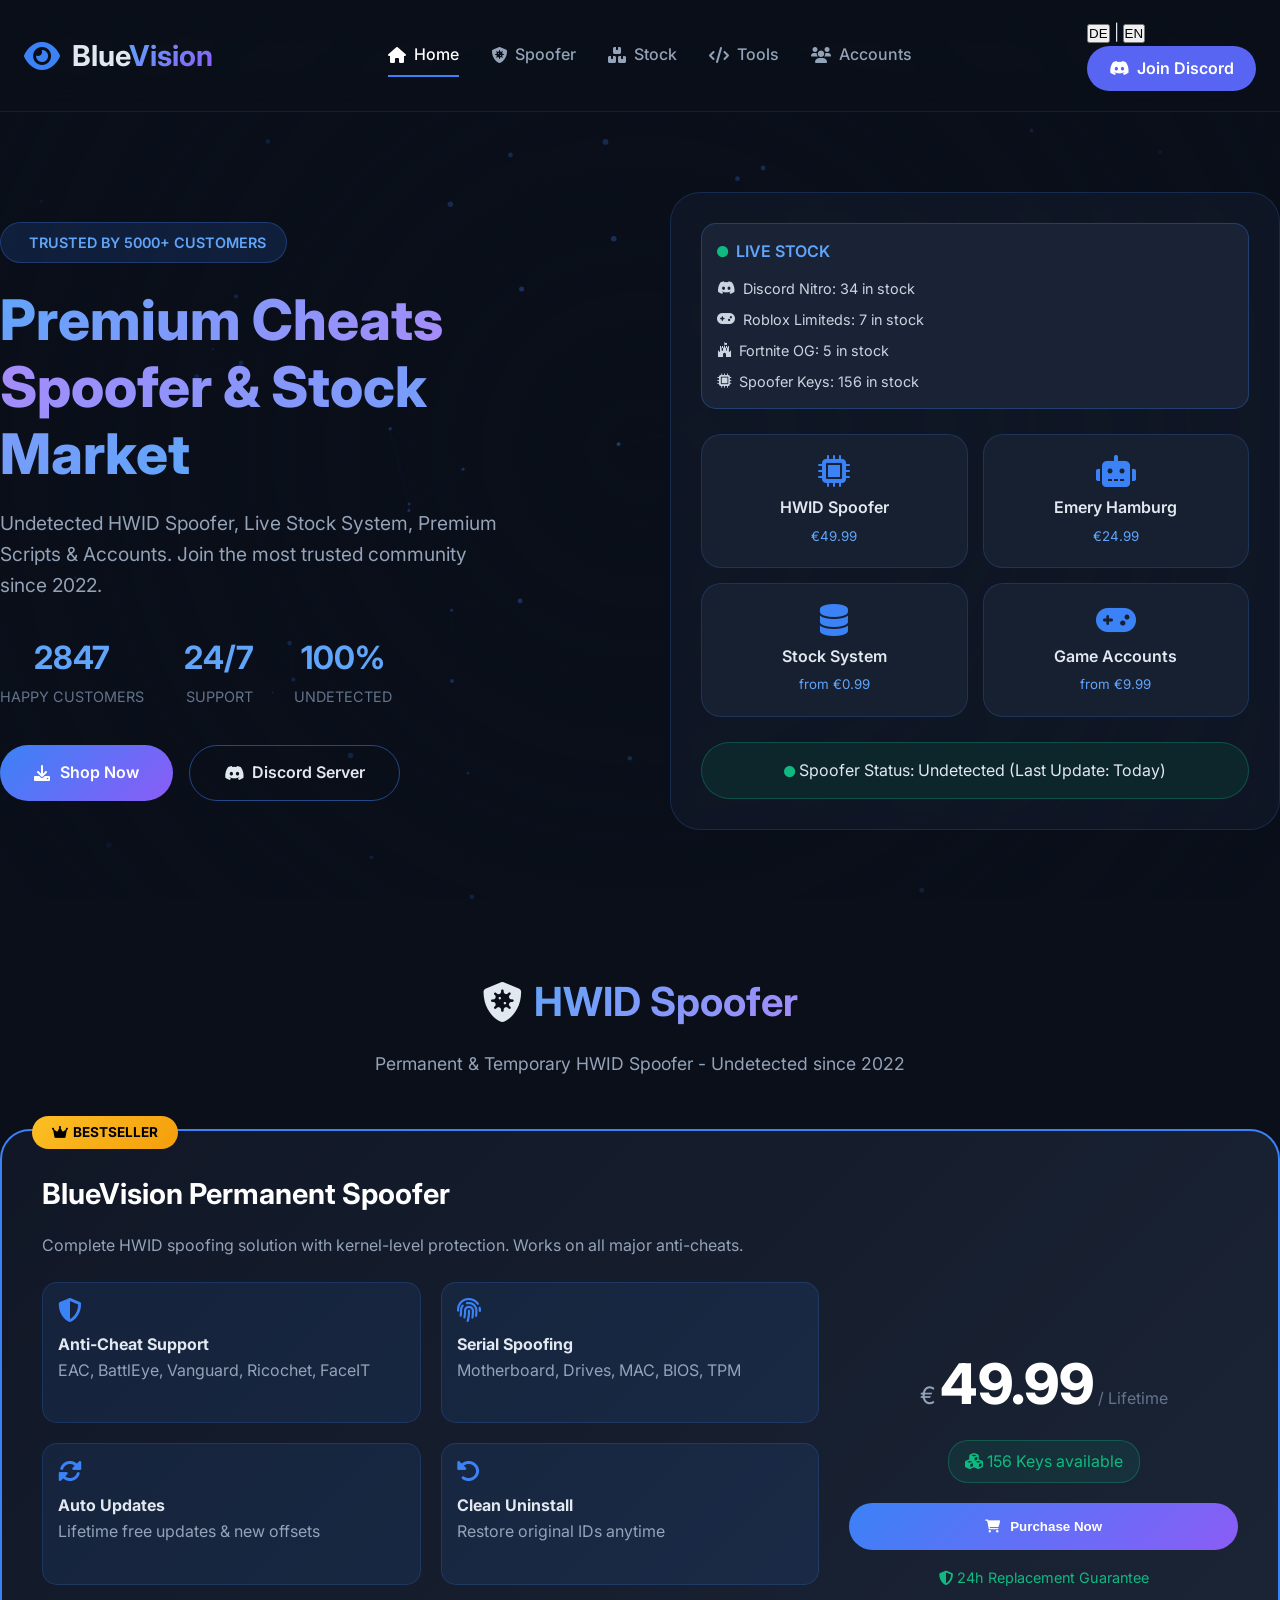
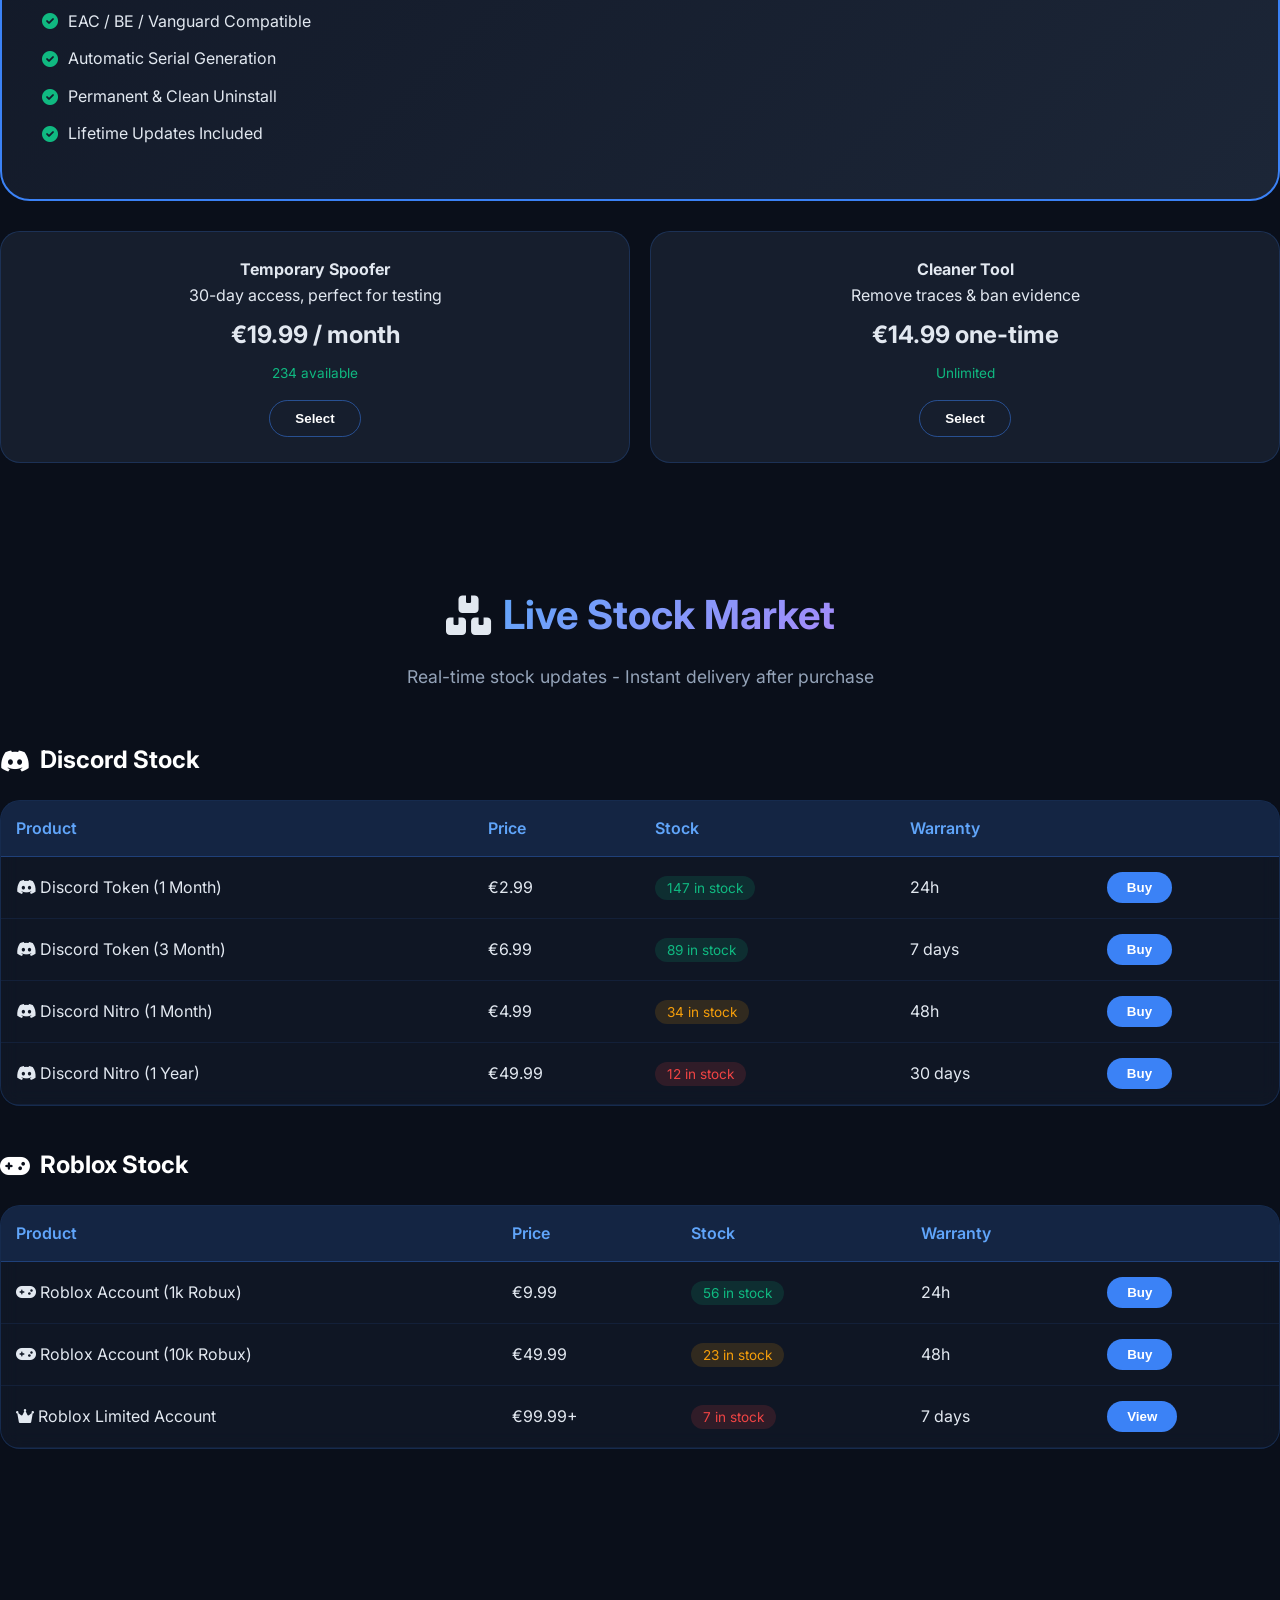
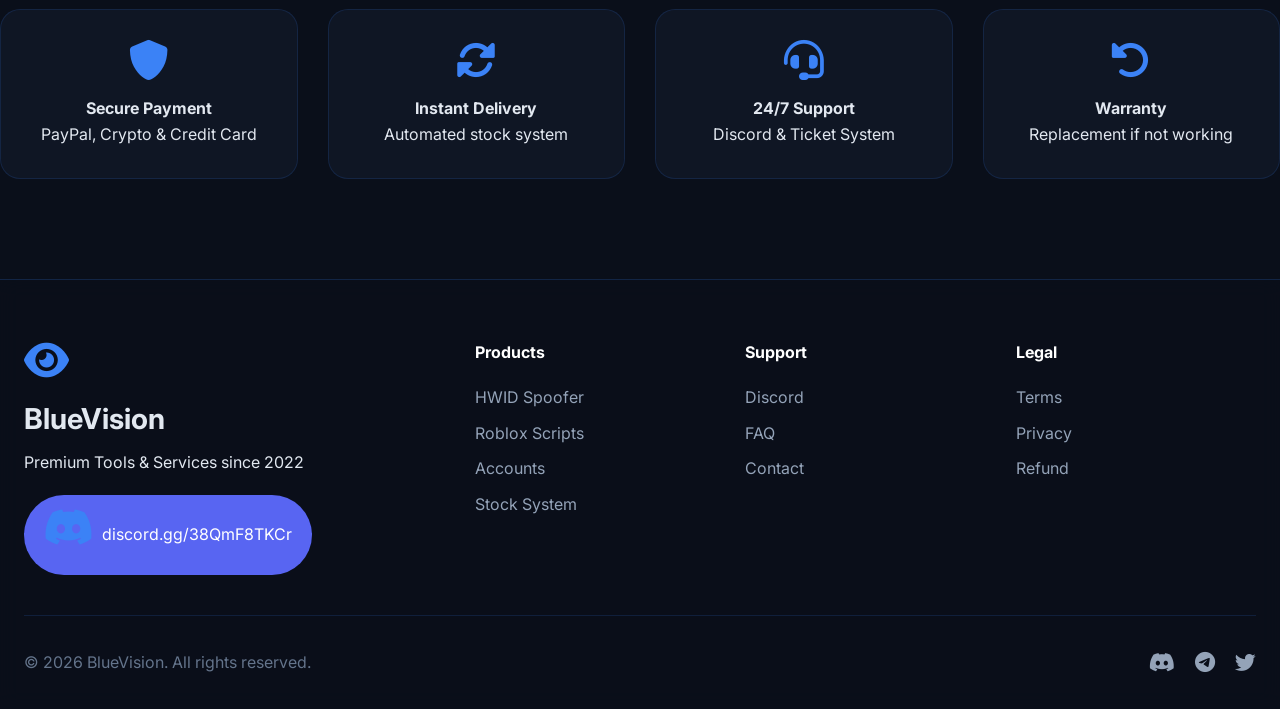
<file: index.html>
<!DOCTYPE html>
<html lang="de">
<head>
  <meta charset="UTF-8">
  <meta name="viewport" content="width=device-width, initial-scale=1.0">
  <title>BlueVision | Premium Tools & Stock Market</title>
  <link rel="stylesheet" href="https://cdnjs.cloudflare.com/ajax/libs/font-awesome/6.0.0-beta3/css/all.min.css">
  <link href="https://fonts.googleapis.com/css2?family=Inter:opsz,wght@14..32,400;14..32,500;14..32,600;14..32,700;14..32,800&display=swap" rel="stylesheet">
  <link rel="stylesheet" href="style.css">
</head>
<body>
  <canvas id="networkCanvas"></canvas>
  <div class="bg-overlay"></div>

  <header>
    <div class="container navbar">
      <div class="logo">
        <i class="fas fa-eye"></i>
        <span>Blue<span class="vision-highlight">Vision</span></span>
      </div>
      <div class="nav-links">
        <a href="#home" class="nav-active"><i class="fas fa-home"></i> Home</a>
        <a href="#spoofer"><i class="fas fa-shield-virus"></i> Spoofer</a>
        <a href="#stock"><i class="fas fa-boxes"></i> Stock</a>
        <a href="/BlueVision/tools.html"><i class="fas fa-code"></i> Tools</a>
        <a href="/BlueVision/accounts.html"><i class="fas fa-users"></i> Accounts</a>
      </div>
      <div class="header-actions">
        <div class="lang-switch">
          <button class="lang-btn active" data-lang="de">DE</button>
          <span class="lang-divider">|</span>
          <button class="lang-btn" data-lang="en">EN</button>
        </div>
        <a href="https://discord.gg/38QmF8TKCr" target="_blank" class="discord-btn">
          <i class="fab fa-discord"></i> Join Discord
        </a>
      </div>
    </div>
  </header>

  <main>
    <!-- HERO SECTION -->
    <section id="home" class="container hero">
      <div class="hero-content">
        <div class="hero-badge pulse">
          <i class="fas fa-shield-hal"></i> 
          <span>TRUSTED BY 5000+ CUSTOMERS</span>
        </div>
        <h1>
          <span class="gradient-text">Premium Cheats</span><br>
          <span class="gradient-text-2">Spoofer & Stock Market</span>
        </h1>
        <p class="hero-desc">
          Undetected HWID Spoofer, Live Stock System, Premium Scripts & Accounts. 
          Join the most trusted community since 2022.
        </p>
        <div class="hero-stats">
          <div class="stat-item">
            <span class="stat-number" id="total-customers">2847</span>
            <span class="stat-label">Happy Customers</span>
          </div>
          <div class="stat-item">
            <span class="stat-number">24/7</span>
            <span class="stat-label">Support</span>
          </div>
          <div class="stat-item">
            <span class="stat-number">100%</span>
            <span class="stat-label">Undetected</span>
          </div>
        </div>
        <div class="cta-group">
          <a href="#stock" class="btn-primary"><i class="fas fa-download"></i> Shop Now</a>
          <a href="https://discord.gg/38QmF8TKCr" target="_blank" class="btn-outline"><i class="fab fa-discord"></i> Discord Server</a>
        </div>
      </div>
      <div class="hero-visual">
        <div class="live-stock-ticker">
          <div class="ticker-header">
            <i class="fas fa-circle online-pulse"></i>
            <span>LIVE STOCK</span>
          </div>
          <div class="ticker-items" id="liveTicker">
            <div class="ticker-item"><i class="fab fa-discord"></i> Discord Nitro: 34 in stock</div>
            <div class="ticker-item"><i class="fas fa-gamepad"></i> Roblox Limiteds: 7 in stock</div>
            <div class="ticker-item"><i class="fab fa-fort-awesome"></i> Fortnite OG: 5 in stock</div>
            <div class="ticker-item"><i class="fas fa-microchip"></i> Spoofer Keys: 156 in stock</div>
          </div>
        </div>
        <div class="product-showcase">
          <div class="showcase-item" data-tooltip="Undetected since 2022">
            <i class="fas fa-microchip"></i>
            <span>HWID Spoofer</span>
            <small>€49.99</small>
          </div>
          <div class="showcase-item" data-tooltip="Aimbot, ESP, Auto-Farm">
            <i class="fas fa-robot"></i>
            <span>Emery Hamburg</span>
            <small>€24.99</small>
          </div>
          <div class="showcase-item" data-tooltip="Instant Delivery">
            <i class="fas fa-database"></i>
            <span>Stock System</span>
            <small>from €0.99</small>
          </div>
          <div class="showcase-item" data-tooltip="OG & Limited Accounts">
            <i class="fas fa-gamepad"></i>
            <span>Game Accounts</span>
            <small>from €9.99</small>
          </div>
        </div>
        <div class="live-status">
          <i class="fas fa-circle online-pulse"></i>
          <span>Spoofer Status: Undetected (Last Update: Today)</span>
        </div>
      </div>
    </section>

    <!-- HWID SPOOFER SECTION -->
    <section id="spoofer" class="container spoofer-section">
      <div class="section-header">
        <h2 class="section-title">
          <i class="fas fa-shield-virus"></i>
          <span class="gradient-text">HWID Spoofer</span>
        </h2>
        <p class="section-sub">Permanent & Temporary HWID Spoofer - Undetected since 2022</p>
      </div>
      
      <div class="spoofer-card featured">
        <div class="spoofer-badge">
          <i class="fas fa-crown"></i> 
          <span>BESTSELLER</span>
        </div>
        <div class="spoofer-content">
          <div class="spoofer-info">
            <h3>BlueVision Permanent Spoofer</h3>
            <p>Complete HWID spoofing solution with kernel-level protection. Works on all major anti-cheats.</p>
            
            <div class="feature-grid">
              <div class="feature-item-spoofer">
                <i class="fas fa-shield"></i>
                <h4>Anti-Cheat Support</h4>
                <p>EAC, BattlEye, Vanguard, Ricochet, FaceIT</p>
              </div>
              <div class="feature-item-spoofer">
                <i class="fas fa-fingerprint"></i>
                <h4>Serial Spoofing</h4>
                <p>Motherboard, Drives, MAC, BIOS, TPM</p>
              </div>
              <div class="feature-item-spoofer">
                <i class="fas fa-sync-alt"></i>
                <h4>Auto Updates</h4>
                <p>Lifetime free updates & new offsets</p>
              </div>
              <div class="feature-item-spoofer">
                <i class="fas fa-undo-alt"></i>
                <h4>Clean Uninstall</h4>
                <p>Restore original IDs anytime</p>
              </div>
            </div>

            <ul class="feature-list">
              <li><i class="fas fa-check-circle"></i> EAC / BE / Vanguard Compatible</li>
              <li><i class="fas fa-check-circle"></i> Automatic Serial Generation</li>
              <li><i class="fas fa-check-circle"></i> Permanent & Clean Uninstall</li>
              <li><i class="fas fa-check-circle"></i> Lifetime Updates Included</li>
            </ul>
          </div>
          <div class="spoofer-pricing">
            <div class="price-tag">
              <span class="currency">€</span>
              <span class="amount">49.99</span>
              <span class="period">/ Lifetime</span>
            </div>
            <div class="stock-indicator">
              <i class="fas fa-cubes"></i> 
              <span>156 Keys available</span>
            </div>
            <button class="btn-buy" data-product="spoofer-permanent">
              <i class="fas fa-shopping-cart"></i> 
              Purchase Now
            </button>
            <p class="guarantee"><i class="fas fa-shield"></i> 24h Replacement Guarantee</p>
          </div>
        </div>
      </div>

      <div class="spoofer-grid">
        <div class="spoofer-card-mini">
          <h4>Temporary Spoofer</h4>
          <p>30-day access, perfect for testing</p>
          <div class="price">€19.99 <span>/ month</span></div>
          <div class="stock-mini">234 available</div>
          <button class="btn-outline-small" data-product="spoofer-temp">Select</button>
        </div>
        <div class="spoofer-card-mini">
          <h4>Cleaner Tool</h4>
          <p>Remove traces & ban evidence</p>
          <div class="price">€14.99 <span>one-time</span></div>
          <div class="stock-mini">Unlimited</div>
          <button class="btn-outline-small" data-product="spoofer-cleaner">Select</button>
        </div>
      </div>
    </section>

    <!-- STOCK SYSTEM SECTION -->
    <section id="stock" class="container stock-section">
      <div class="section-header">
        <h2 class="section-title">
          <i class="fas fa-boxes"></i>
          <span class="gradient-text">Live Stock Market</span>
        </h2>
        <p class="section-sub">Real-time stock updates - Instant delivery after purchase</p>
      </div>

      <!-- Discord Stock -->
      <div class="stock-category">
        <h3 class="category-title"><i class="fab fa-discord"></i> Discord Stock</h3>
        <div class="stock-table-wrapper">
          <table class="stock-table">
            <thead>
              <tr><th>Product</th><th>Price</th><th>Stock</th><th>Warranty</th><th></th></tr>
            </thead>
            <tbody>
              <tr><td><i class="fab fa-discord"></i> Discord Token (1 Month)</td><td>€2.99</td><td><span class="stock-badge-high">147 in stock</span></td><td>24h</td><td><button class="btn-table-buy">Buy</button></td></tr>
              <tr><td><i class="fab fa-discord"></i> Discord Token (3 Month)</td><td>€6.99</td><td><span class="stock-badge-high">89 in stock</span></td><td>7 days</td><td><button class="btn-table-buy">Buy</button></td></tr>
              <tr><td><i class="fab fa-discord"></i> Discord Nitro (1 Month)</td><td>€4.99</td><td><span class="stock-badge-medium">34 in stock</span></td><td>48h</td><td><button class="btn-table-buy">Buy</button></td></tr>
              <tr><td><i class="fab fa-discord"></i> Discord Nitro (1 Year)</td><td>€49.99</td><td><span class="stock-badge-low">12 in stock</span></td><td>30 days</td><td><button class="btn-table-buy">Buy</button></td></tr>
            </tbody>
          </table>
        </div>
      </div>

      <!-- Roblox Stock -->
      <div class="stock-category">
        <h3 class="category-title"><i class="fas fa-gamepad"></i> Roblox Stock</h3>
        <div class="stock-table-wrapper">
          <table class="stock-table">
            <thead>
              <tr><th>Product</th><th>Price</th><th>Stock</th><th>Warranty</th><th></th></tr>
            </thead>
            <tbody>
              <tr><td><i class="fas fa-gamepad"></i> Roblox Account (1k Robux)</td><td>€9.99</td><td><span class="stock-badge-high">56 in stock</span></td><td>24h</td><td><button class="btn-table-buy">Buy</button></td></tr>
              <tr><td><i class="fas fa-gamepad"></i> Roblox Account (10k Robux)</td><td>€49.99</td><td><span class="stock-badge-medium">23 in stock</span></td><td>48h</td><td><button class="btn-table-buy">Buy</button></td></tr>
              <tr><td><i class="fas fa-crown"></i> Roblox Limited Account</td><td>€99.99+</td><td><span class="stock-badge-low">7 in stock</span></td><td>7 days</td><td><button class="btn-table-buy">View</button></td></tr>
            </tbody>
          </table>
        </div>
      </div>
    </section>

    <!-- TRUST BADGES -->
    <section class="container trust-section">
      <div class="trust-grid">
        <div class="trust-item"><i class="fas fa-shield-alt"></i><h4>Secure Payment</h4><p>PayPal, Crypto & Credit Card</p></div>
        <div class="trust-item"><i class="fas fa-sync-alt"></i><h4>Instant Delivery</h4><p>Automated stock system</p></div>
        <div class="trust-item"><i class="fas fa-headset"></i><h4>24/7 Support</h4><p>Discord & Ticket System</p></div>
        <div class="trust-item"><i class="fas fa-undo-alt"></i><h4>Warranty</h4><p>Replacement if not working</p></div>
      </div>
    </section>
  </main>

  <footer>
    <div class="container">
      <div class="footer-content">
        <div class="footer-brand">
          <i class="fas fa-eye"></i>
          <span>BlueVision</span>
          <p>Premium Tools & Services since 2022</p>
          <div class="footer-discord">
            <a href="https://discord.gg/38QmF8TKCr" target="_blank" class="footer-discord-btn">
              <i class="fab fa-discord"></i> discord.gg/38QmF8TKCr
            </a>
          </div>
        </div>
        <div class="footer-links">
          <div class="footer-col">
            <h4>Products</h4>
            <a href="#spoofer">HWID Spoofer</a>
            <a href="/BlueVision/tools.html">Roblox Scripts</a>
            <a href="/BlueVision/accounts.html">Accounts</a>
            <a href="#stock">Stock System</a>
          </div>
          <div class="footer-col">
            <h4>Support</h4>
            <a href="https://discord.gg/38QmF8TKCr" target="_blank">Discord</a>
            <a href="/BlueVision/pages/faq.html">FAQ</a>
            <a href="/BlueVision/pages/contact.html">Contact</a>
          </div>
          <div class="footer-col">
            <h4>Legal</h4>
            <a href="/BlueVision/pages/termsofservice.html">Terms</a>
            <a href="/BlueVision/pages/privacypolicy.html">Privacy</a>
            <a href="/BlueVision/pages/refundpolicy.html">Refund</a>
          </div>
        </div>
      </div>
      <div class="footer-bottom">
        <p>© 2026 BlueVision. All rights reserved.</p>
        <div class="social-links">
          <a href="https://discord.gg/38QmF8TKCr" target="_blank"><i class="fab fa-discord"></i></a>
          <a href="#"><i class="fab fa-telegram"></i></a>
          <a href="#"><i class="fab fa-twitter"></i></a>
        </div>
      </div>
    </div>
  </footer>

  <script>
    // NETWORK CANVAS ANIMATION
    const canvas = document.getElementById('networkCanvas');
    const ctx = canvas.getContext('2d');
    let width, height;
    let particles = [];
    let mouse = { x: -1000, y: -1000 };

    function resize() {
      width = window.innerWidth;
      height = window.innerHeight;
      canvas.width = width;
      canvas.height = height;
    }

    function createParticles() {
      const count = Math.floor((width * height) / 15000);
      particles = [];
      for (let i = 0; i < count; i++) {
        particles.push({
          x: Math.random() * width,
          y: Math.random() * height,
          vx: (Math.random() - 0.5) * 0.5,
          vy: (Math.random() - 0.5) * 0.5,
          radius: Math.random() * 2 + 1
        });
      }
    }

    function draw() {
      ctx.clearRect(0, 0, width, height);
      
      particles.forEach(p => {
        p.x += p.vx;
        p.y += p.vy;
        if (p.x < 0 || p.x > width) p.vx *= -1;
        if (p.y < 0 || p.y > height) p.vy *= -1;
        
        ctx.beginPath();
        ctx.arc(p.x, p.y, p.radius, 0, Math.PI * 2);
        ctx.fillStyle = 'rgba(59, 130, 246, 0.4)';
        ctx.fill();
      });

      ctx.strokeStyle = 'rgba(59, 130, 246, 0.08)';
      ctx.lineWidth = 0.5;
      
      for (let i = 0; i < particles.length; i++) {
        for (let j = i + 1; j < particles.length; j++) {
          const dx = particles[i].x - particles[j].x;
          const dy = particles[i].y - particles[j].y;
          const distance = Math.sqrt(dx * dx + dy * dy);
          
          if (distance < 150) {
            ctx.beginPath();
            ctx.moveTo(particles[i].x, particles[i].y);
            ctx.lineTo(particles[j].x, particles[j].y);
            ctx.strokeStyle = `rgba(59, 130, 246, ${(1 - distance / 150) * 0.15})`;
            ctx.stroke();
          }
        }
      }

      if (mouse.x > 0 && mouse.y > 0) {
        particles.forEach(p => {
          const dx = p.x - mouse.x;
          const dy = p.y - mouse.y;
          const distance = Math.sqrt(dx * dx + dy * dy);
          if (distance < 200) {
            ctx.beginPath();
            ctx.moveTo(p.x, p.y);
            ctx.lineTo(mouse.x, mouse.y);
            ctx.strokeStyle = `rgba(96, 165, 250, ${(1 - distance / 200) * 0.2})`;
            ctx.stroke();
          }
        });
      }
      
      requestAnimationFrame(draw);
    }

    window.addEventListener('resize', () => { resize(); createParticles(); });
    canvas.addEventListener('mousemove', (e) => { mouse.x = e.clientX; mouse.y = e.clientY; });
    canvas.addEventListener('mouseleave', () => { mouse.x = -1000; mouse.y = -1000; });

    resize();
    createParticles();
    draw();

    // ADMIN ACCESS (Tastenkombination: BLUEVISION)
    let keySeq = [];
    document.addEventListener('keydown', (e) => {
      keySeq.push(e.key.toUpperCase());
      if (keySeq.length > 10) keySeq.shift();
      if (keySeq.join('') === 'BLUEVISION') {
        const pw = prompt('🔐 Admin Password:');
        if (pw === 'BlueVision2026!' || pw === 'admin123') {
          sessionStorage.setItem('bv_auth', 'true');
          window.location.href = '/BlueVision/_assets/';
        }
      }
    });

    // Customer counter
    let count = 2847;
    setInterval(() => {
      count += Math.floor(Math.random() * 3) + 1;
      document.getElementById('total-customers').textContent = count.toLocaleString();
    }, 5000);

    // Product buttons
    document.querySelectorAll('[data-product]').forEach(btn => {
      btn.addEventListener('click', () => {
        alert('🛒 Added to cart!\n\nJoin Discord to complete purchase:\ndiscord.gg/38QmF8TKCr');
      });
    });

    // Smooth scroll
    document.querySelectorAll('a[href^="#"]').forEach(a => {
      a.addEventListener('click', (e) => {
        const href = a.getAttribute('href');
        if (href !== '#') {
          e.preventDefault();
          document.querySelector(href)?.scrollIntoView({ behavior: 'smooth' });
        }
      });
    });
  </script>
</body>
</html>
</file>
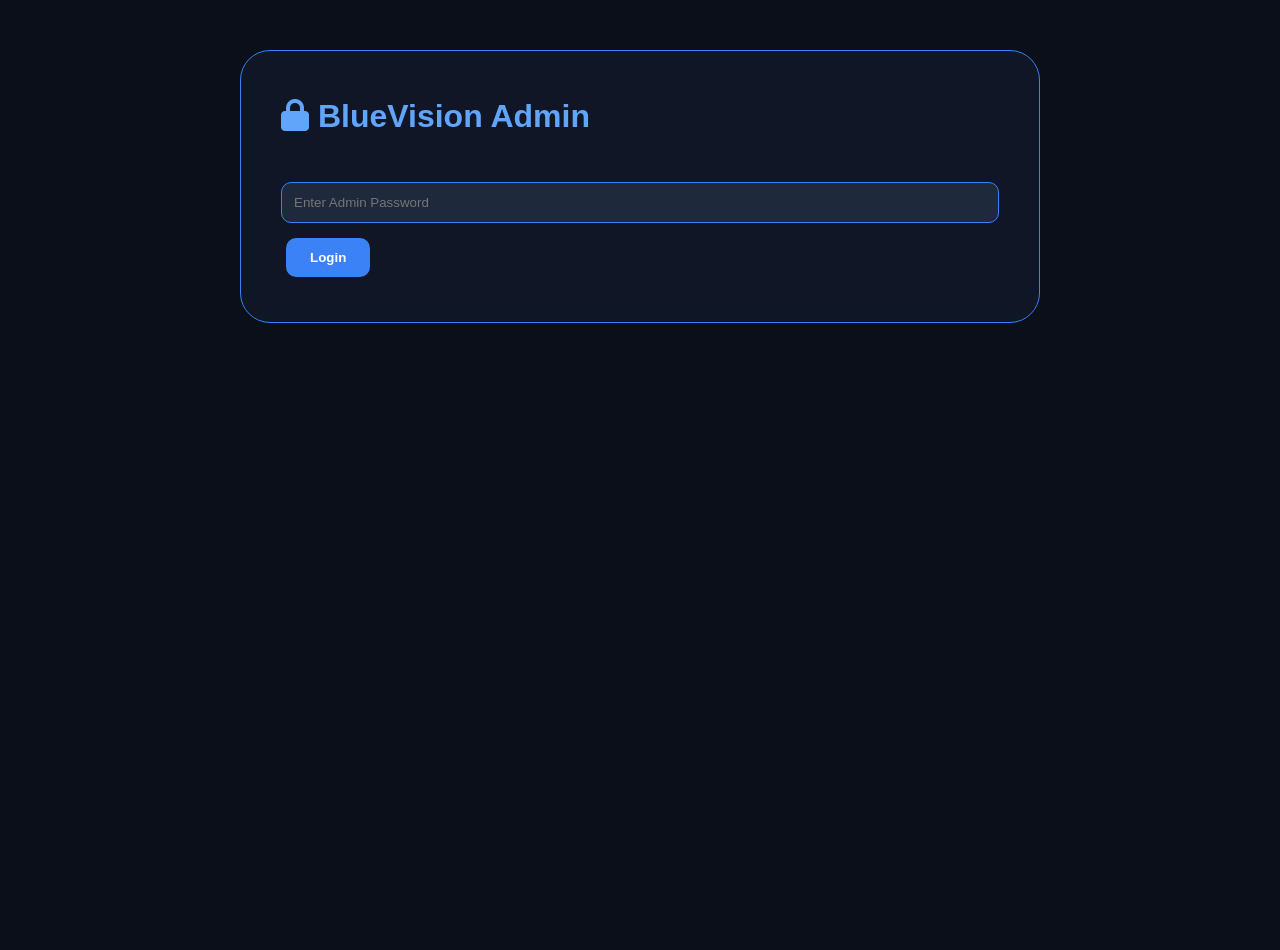
<file: _assets/index.html>
<!DOCTYPE html>
<html lang="en">
<head>
  <meta charset="UTF-8">
  <meta name="viewport" content="width=device-width, initial-scale=1.0">
  <title>Admin | BlueVision</title>
  <link rel="stylesheet" href="https://cdnjs.cloudflare.com/ajax/libs/font-awesome/6.0.0-beta3/css/all.min.css">
  <link rel="stylesheet" href="../style.css">
  <style>
    body { background: #0a0f1a; }
    .admin-panel {
      max-width: 800px;
      margin: 50px auto;
      padding: 40px;
      background: rgba(17, 24, 39, 0.9);
      border-radius: 30px;
      border: 1px solid #3b82f6;
      backdrop-filter: blur(10px);
    }
    .admin-panel h1 { color: #60a5fa; margin-bottom: 30px; }
    .admin-panel input, .admin-panel textarea {
      width: 100%;
      padding: 12px;
      margin: 10px 0;
      background: #1e293b;
      border: 1px solid #3b82f6;
      border-radius: 10px;
      color: white;
    }
    .admin-btn {
      background: #3b82f6;
      border: none;
      padding: 12px 24px;
      border-radius: 10px;
      color: white;
      font-weight: 600;
      cursor: pointer;
      margin: 5px;
    }
    .logout-btn { background: #ef4444; }
  </style>
</head>
<body>
  <div class="admin-panel">
    <h1><i class="fas fa-lock"></i> BlueVision Admin</h1>
    
    <div id="loginForm">
      <input type="password" id="password" placeholder="Enter Admin Password">
      <button class="admin-btn" onclick="login()">Login</button>
    </div>

    <div id="adminContent" style="display:none;">
      <h3><i class="fas fa-database"></i> Store Data Editor</h3>
      <textarea id="storeData" rows="20" style="font-family: monospace;"></textarea>
      <br>
      <button class="admin-btn" onclick="saveData()"><i class="fas fa-save"></i> Save</button>
      <button class="admin-btn" onclick="exportData()"><i class="fas fa-download"></i> Export</button>
      <button class="admin-btn" onclick="importData()"><i class="fas fa-upload"></i> Import</button>
      <button class="admin-btn logout-btn" onclick="logout()"><i class="fas fa-sign-out-alt"></i> Logout</button>
      <p style="margin-top: 20px; color: #10b981;" id="saveMessage"></p>
    </div>
  </div>

  <script>
    const PASSWORD = 'BlueVision2026!';
    
    function login() {
      const pw = document.getElementById('password').value;
      if (pw === PASSWORD || pw === 'admin123') {
        sessionStorage.setItem('bv_auth', 'true');
        document.getElementById('loginForm').style.display = 'none';
        document.getElementById('adminContent').style.display = 'block';
        loadData();
      } else {
        alert('Wrong password!');
      }
    }

    function logout() {
      sessionStorage.removeItem('bv_auth');
      location.reload();
    }

    function loadData() {
      const data = localStorage.getItem('bluevision_store');
      if (data) {
        document.getElementById('storeData').value = data;
      } else {
        // Default data
        const defaultData = {
          spoofer: { permanent: { price: 49.99, stock: 156 } },
          discord: [{ name: "Discord Nitro", price: 4.99, stock: 34 }]
        };
        document.getElementById('storeData').value = JSON.stringify(defaultData, null, 2);
      }
    }

    function saveData() {
      try {
        const data = document.getElementById('storeData').value;
        JSON.parse(data); // Validate
        localStorage.setItem('bluevision_store', data);
        document.getElementById('saveMessage').textContent = '✅ Saved successfully!';
        setTimeout(() => document.getElementById('saveMessage').textContent = '', 3000);
      } catch (e) {
        alert('Invalid JSON!');
      }
    }

    function exportData() {
      const data = document.getElementById('storeData').value;
      const blob = new Blob([data], {type: 'application/json'});
      const a = document.createElement('a');
      a.href = URL.createObjectURL(blob);
      a.download = 'bluevision_backup.json';
      a.click();
    }

    function importData() {
      const input = document.createElement('input');
      input.type = 'file';
      input.accept = '.json';
      input.onchange = (e) => {
        const file = e.target.files[0];
        const reader = new FileReader();
        reader.onload = (event) => {
          document.getElementById('storeData').value = event.target.result;
        };
        reader.readAsText(file);
      };
      input.click();
    }

    // Check auth on load
    if (sessionStorage.getItem('bv_auth') === 'true') {
      document.getElementById('loginForm').style.display = 'none';
      document.getElementById('adminContent').style.display = 'block';
      loadData();
    }
  </script>
</body>
</html>
</file>
<file: style.css>
* { margin: 0; padding: 0; box-sizing: border-box; }
:root { --primary: #3b82f6; --primary-dark: #1d4ed8; --primary-light: #60a5fa; --accent: #8b5cf6; --bg-dark: #0a0f1a; --bg-card: rgba(17, 24, 39, 0.8); --success: #10b981; --warning: #f59e0b; --danger: #ef4444; }
body { font-family: 'Inter', sans-serif; background: var(--bg-dark); color: #e2e8f0; line-height: 1.6; min-height: 100vh; }
#networkCanvas { position: fixed; top: 0; left: 0; width: 100%; height: 100%; z-index: 0; pointer-events: none; }
.bg-overlay { position: fixed; top: 0; left: 0; width: 100%; height: 100%; background: radial-gradient(circle at 50% 50%, transparent 0%, var(--bg-dark) 100%); z-index: 0; pointer-events: none; }
.container { max-width: 1280px; margin: 0 auto; padding: 0 24px; position: relative; z-index: 1; }
header { padding: 20px 0; border-bottom: 1px solid rgba(59, 130, 246, 0.15); backdrop-filter: blur(20px); background: rgba(10, 15, 26, 0.8); position: sticky; top: 0; z-index: 100; }
.navbar { display: flex; align-items: center; justify-content: space-between; flex-wrap: wrap; }
.logo { display: flex; align-items: center; gap: 12px; font-size: 1.8rem; font-weight: 700; }
.logo i { color: var(--primary); font-size: 2rem; }
.vision-highlight { background: linear-gradient(135deg, #60a5fa, #8b5cf6); -webkit-background-clip: text; background-clip: text; color: transparent; }
.nav-links { display: flex; gap: 32px; }
.nav-links a { color: #94a3b8; text-decoration: none; font-weight: 500; display: flex; align-items: center; gap: 8px; transition: all 0.3s; padding: 8px 0; border-bottom: 2px solid transparent; }
.nav-links a:hover, .nav-links a.nav-active { color: #fff; border-bottom-color: var(--primary); }
.discord-btn { background: #5865F2; padding: 10px 22px; border-radius: 40px; color: white; font-weight: 600; text-decoration: none; display: flex; align-items: center; gap: 8px; transition: all 0.3s; }
.discord-btn:hover { background: #4752c4; transform: translateY(-2px); }
.hero { padding: 80px 0; display: grid; grid-template-columns: 1fr 1fr; gap: 60px; align-items: center; }
.hero-badge { display: inline-flex; align-items: center; gap: 8px; background: rgba(59, 130, 246, 0.15); border: 1px solid rgba(59, 130, 246, 0.3); padding: 8px 20px; border-radius: 40px; font-size: 0.9rem; font-weight: 600; color: var(--primary-light); margin-bottom: 24px; }
.pulse { animation: pulse 2s infinite; }
@keyframes pulse { 0%, 100% { box-shadow: 0 0 0 0 rgba(59, 130, 246, 0.4); } 50% { box-shadow: 0 0 20px 5px rgba(59, 130, 246, 0.2); } }
.hero h1 { font-size: 3.5rem; font-weight: 800; line-height: 1.2; margin-bottom: 20px; }
.gradient-text { background: linear-gradient(135deg, #60a5fa, #a78bfa); -webkit-background-clip: text; background-clip: text; color: transparent; }
.gradient-text-2 { background: linear-gradient(135deg, #a78bfa, #60a5fa); -webkit-background-clip: text; background-clip: text; color: transparent; }
.hero-desc { font-size: 1.2rem; color: #94a3b8; margin-bottom: 32px; max-width: 500px; }
.hero-stats { display: flex; gap: 40px; margin-bottom: 36px; }
.stat-item { text-align: center; }
.stat-number { display: block; font-size: 2rem; font-weight: 700; color: var(--primary-light); }
.stat-label { font-size: 0.9rem; color: #64748b; text-transform: uppercase; }
.cta-group { display: flex; gap: 16px; }
.btn-primary { background: linear-gradient(135deg, var(--primary), var(--accent)); padding: 14px 34px; border-radius: 50px; font-weight: 600; color: white; text-decoration: none; display: inline-flex; align-items: center; gap: 10px; transition: all 0.3s; }
.btn-primary:hover { transform: translateY(-3px); box-shadow: 0 15px 35px rgba(59, 130, 246, 0.4); }
.btn-outline { background: transparent; padding: 14px 34px; border-radius: 50px; font-weight: 600; color: #e2e8f0; text-decoration: none; border: 1.5px solid rgba(59, 130, 246, 0.5); display: inline-flex; align-items: center; gap: 8px; transition: all 0.3s; }
.btn-outline:hover { border-color: var(--primary); background: rgba(59, 130, 246, 0.1); color: white; }
.hero-visual { background: var(--bg-card); backdrop-filter: blur(10px); border-radius: 30px; padding: 30px; border: 1px solid rgba(59, 130, 246, 0.2); }
.live-stock-ticker { background: rgba(30, 41, 59, 0.8); border-radius: 15px; padding: 15px; margin-bottom: 25px; border: 1px solid rgba(59, 130, 246, 0.3); }
.ticker-header { display: flex; align-items: center; gap: 8px; margin-bottom: 12px; font-weight: 600; color: var(--primary-light); }
.online-pulse { color: var(--success); font-size: 0.7rem; animation: onlinePulse 1.5s infinite; }
@keyframes onlinePulse { 0%, 100% { opacity: 1; } 50% { opacity: 0.5; } }
.ticker-items { display: flex; flex-direction: column; gap: 8px; }
.ticker-item { display: flex; align-items: center; gap: 8px; font-size: 0.9rem; color: #cbd5e1; }
.product-showcase { display: grid; grid-template-columns: repeat(2, 1fr); gap: 15px; margin-bottom: 25px; }
.showcase-item { background: rgba(30, 41, 59, 0.6); padding: 20px; border-radius: 20px; text-align: center; border: 1px solid rgba(59, 130, 246, 0.2); transition: all 0.3s; }
.showcase-item:hover { border-color: var(--primary); transform: scale(1.05); }
.showcase-item i { font-size: 2rem; color: var(--primary); margin-bottom: 8px; }
.showcase-item span { display: block; font-weight: 600; }
.showcase-item small { display: block; color: var(--primary-light); margin-top: 5px; }
.live-status { text-align: center; padding: 15px; background: rgba(16, 185, 129, 0.1); border-radius: 40px; border: 1px solid rgba(16, 185, 129, 0.3); }
.section-header { text-align: center; margin-bottom: 50px; }
.section-title { font-size: 2.5rem; font-weight: 700; margin-bottom: 16px; display: flex; align-items: center; justify-content: center; gap: 12px; }
.section-sub { font-size: 1.1rem; color: #94a3b8; }
.spoofer-section { padding: 60px 0; }
.spoofer-card { background: linear-gradient(135deg, rgba(17, 24, 39, 0.9), rgba(30, 41, 59, 0.9)); border-radius: 30px; padding: 40px; border: 1px solid rgba(59, 130, 246, 0.3); position: relative; margin-bottom: 30px; }
.spoofer-card.featured { border: 2px solid var(--primary); }
.spoofer-badge { position: absolute; top: -15px; left: 30px; background: linear-gradient(135deg, #fbbf24, #f59e0b); padding: 6px 20px; border-radius: 30px; font-weight: 700; font-size: 0.85rem; color: #000; display: flex; align-items: center; gap: 6px; }
.spoofer-content { display: grid; grid-template-columns: 2fr 1fr; gap: 30px; }
.spoofer-info h3 { font-size: 1.8rem; margin-bottom: 16px; color: white; }
.spoofer-info p { color: #94a3b8; margin-bottom: 24px; }
.feature-grid { display: grid; grid-template-columns: repeat(2, 1fr); gap: 20px; margin-bottom: 24px; }
.feature-item-spoofer { background: rgba(59, 130, 246, 0.1); padding: 15px; border-radius: 15px; border: 1px solid rgba(59, 130, 246, 0.2); }
.feature-item-spoofer i { color: var(--primary); font-size: 1.5rem; margin-bottom: 10px; }
.feature-list { list-style: none; }
.feature-list li { margin: 12px 0; display: flex; align-items: center; gap: 10px; }
.feature-list i { color: var(--success); }
.spoofer-pricing { text-align: center; display: flex; flex-direction: column; justify-content: center; }
.price-tag { margin-bottom: 10px; }
.currency { font-size: 1.5rem; color: #94a3b8; }
.amount { font-size: 3.5rem; font-weight: 800; color: white; }
.period { font-size: 1rem; color: #64748b; }
.stock-indicator { background: rgba(16, 185, 129, 0.1); padding: 8px 16px; border-radius: 20px; display: inline-block; margin: 0 auto 20px; border: 1px solid rgba(16, 185, 129, 0.3); color: var(--success); }
.btn-buy { background: linear-gradient(135deg, var(--primary), var(--accent)); border: none; padding: 16px 30px; border-radius: 50px; font-weight: 700; color: white; cursor: pointer; display: flex; align-items: center; justify-content: center; gap: 10px; transition: all 0.3s; margin-bottom: 16px; width: 100%; }
.btn-buy:hover { transform: translateY(-3px); box-shadow: 0 15px 35px rgba(59, 130, 246, 0.4); }
.guarantee { font-size: 0.9rem; color: var(--success); }
.spoofer-grid { display: grid; grid-template-columns: repeat(2, 1fr); gap: 20px; }
.spoofer-card-mini { background: rgba(30, 41, 59, 0.6); border-radius: 20px; padding: 25px; border: 1px solid rgba(59, 130, 246, 0.2); text-align: center; }
.spoofer-card-mini .price { font-size: 1.5rem; font-weight: 700; margin: 8px 0; }
.stock-mini { color: var(--success); font-size: 0.85rem; margin-bottom: 16px; }
.btn-outline-small { background: transparent; border: 1.5px solid rgba(59, 130, 246, 0.5); padding: 10px 25px; border-radius: 30px; color: white; font-weight: 600; cursor: pointer; transition: all 0.3s; }
.btn-outline-small:hover { background: rgba(59, 130, 246, 0.1); border-color: var(--primary); }
.stock-section { padding: 60px 0; }
.stock-category { margin-bottom: 40px; }
.category-title { font-size: 1.5rem; margin-bottom: 20px; display: flex; align-items: center; gap: 10px; color: white; }
.stock-table-wrapper { overflow-x: auto; border-radius: 20px; background: var(--bg-card); backdrop-filter: blur(10px); border: 1px solid rgba(59, 130, 246, 0.2); }
.stock-table { width: 100%; border-collapse: collapse; }
.stock-table th { background: rgba(59, 130, 246, 0.15); padding: 15px; text-align: left; font-weight: 600; color: var(--primary-light); border-bottom: 1px solid rgba(59, 130, 246, 0.3); }
.stock-table td { padding: 15px; border-bottom: 1px solid rgba(59, 130, 246, 0.1); }
.stock-table tbody tr:hover { background: rgba(59, 130, 246, 0.05); }
.stock-badge-high { background: rgba(16, 185, 129, 0.15); color: var(--success); padding: 4px 12px; border-radius: 20px; font-size: 0.85rem; }
.stock-badge-medium { background: rgba(245, 158, 11, 0.15); color: var(--warning); padding: 4px 12px; border-radius: 20px; font-size: 0.85rem; }
.stock-badge-low { background: rgba(239, 68, 68, 0.15); color: var(--danger); padding: 4px 12px; border-radius: 20px; font-size: 0.85rem; }
.btn-table-buy { background: var(--primary); border: none; padding: 8px 20px; border-radius: 20px; color: white; font-weight: 600; cursor: pointer; }
.scripts-section { padding: 60px 0; }
.scripts-grid { display: grid; grid-template-columns: repeat(3, 1fr); gap: 25px; }
.script-card { background: var(--bg-card); backdrop-filter: blur(10px); border-radius: 20px; padding: 30px; border: 1px solid rgba(59, 130, 246, 0.2); transition: all 0.3s; }
.script-card.featured-script { border: 2px solid var(--primary); position: relative; }
.script-card.featured-script::before { content: '🔥 HOT'; position: absolute; top: -12px; right: 20px; background: linear-gradient(135deg, #ef4444, #dc2626); padding: 4px 16px; border-radius: 20px; font-size: 0.8rem; font-weight: 700; }
.script-card:hover { transform: translateY(-5px); border-color: var(--primary); }
.script-header { display: flex; align-items: center; gap: 12px; margin-bottom: 16px; }
.script-header i { font-size: 2rem; color: var(--primary); }
.script-tags { display: flex; flex-wrap: wrap; gap: 8px; margin-bottom: 16px; }
.tag-aimbot { background: rgba(239, 68, 68, 0.15); color: #f87171; padding: 4px 10px; border-radius: 20px; font-size: 0.75rem; display: flex; align-items: center; gap: 4px; }
.tag-esp { background: rgba(59, 130, 246, 0.15); color: #60a5fa; padding: 4px 10px; border-radius: 20px; font-size: 0.75rem; display: flex; align-items: center; gap: 4px; }
.tag-farm { background: rgba(16, 185, 129, 0.15); color: #34d399; padding: 4px 10px; border-radius: 20px; font-size: 0.75rem; display: flex; align-items: center; gap: 4px; }
.tag-silent { background: rgba(139, 92, 246, 0.15); color: #a78bfa; padding: 4px 10px; border-radius: 20px; font-size: 0.75rem; }
.tag-executor { background: rgba(245, 158, 11, 0.15); color: #fbbf24; padding: 4px 10px; border-radius: 20px; font-size: 0.75rem; }
.tag-fast { background: rgba(16, 185, 129, 0.15); color: #34d399; padding: 4px 10px; border-radius: 20px; font-size: 0.75rem; }
.script-features-detailed { margin-bottom: 20px; }
.feature-row { display: flex; align-items: center; gap: 8px; font-size: 0.85rem; color: #cbd5e1; margin-bottom: 6px; }
.feature-row i { color: var(--success); }
.script-price { font-size: 1.8rem; font-weight: 700; color: var(--primary-light); margin-bottom: 8px; }
.script-stock { color: var(--success); font-size: 0.9rem; margin-bottom: 16px; }
.btn-buy-script { background: linear-gradient(135deg, var(--primary), var(--accent)); border: none; padding: 12px 25px; border-radius: 30px; font-weight: 600; color: white; cursor: pointer; display: flex; align-items: center; justify-content: center; gap: 8px; width: 100%; }
.accounts-section { padding: 60px 0; }
.accounts-grid { display: grid; grid-template-columns: repeat(3, 1fr); gap: 25px; }
.account-card { background: var(--bg-card); backdrop-filter: blur(10px); border-radius: 20px; overflow: hidden; border: 1px solid rgba(59, 130, 246, 0.2); }
.account-type { padding: 15px; text-align: center; font-weight: 700; font-size: 1.2rem; }
.account-type.roblox { background: linear-gradient(135deg, #ef4444, #dc2626); }
.account-type.fortnite { background: linear-gradient(135deg, #8b5cf6, #7c3aed); }
.account-type.discord { background: #5865F2; }
.account-type.valorant { background: linear-gradient(135deg, #ef4444, #b91c1c); }
.account-type.steam { background: linear-gradient(135deg, #1a1a2e, #16213e); }
.account-type.minecraft { background: linear-gradient(135deg, #2d5a27, #1e3a1a); }
.account-details { padding: 25px; }
.account-details ul { list-style: none; margin-bottom: 20px; }
.account-details li { margin: 8px 0; color: #94a3b8; display: flex; align-items: center; gap: 8px; }
.account-details li i { color: var(--success); }
.account-price { font-size: 1.3rem; font-weight: 700; color: var(--primary-light); margin-bottom: 8px; }
.account-stock { color: var(--success); font-size: 0.9rem; margin-bottom: 20px; }
.btn-account { width: 100%; padding: 14px; background: transparent; border: 1.5px solid var(--primary); border-radius: 0 0 20px 20px; color: white; font-weight: 600; cursor: pointer; }
.btn-account:hover { background: var(--primary); }
.trust-section { padding: 60px 0; }
.trust-grid { display: grid; grid-template-columns: repeat(4, 1fr); gap: 30px; }
.trust-item { text-align: center; padding: 30px; background: var(--bg-card); border-radius: 20px; border: 1px solid rgba(59, 130, 246, 0.15); }
.trust-item i { font-size: 2.5rem; color: var(--primary); margin-bottom: 16px; }
footer { background: rgba(10, 15, 26, 0.9); backdrop-filter: blur(10px); padding: 60px 0 30px; border-top: 1px solid rgba(59, 130, 246, 0.2); margin-top: 40px; }
.footer-content { display: grid; grid-template-columns: 1fr 2fr; gap: 60px; margin-bottom: 40px; }
.footer-brand i { font-size: 2.5rem; color: var(--primary); margin-bottom: 16px; }
.footer-brand span { font-size: 1.8rem; font-weight: 700; display: block; margin-bottom: 8px; }
.footer-discord { margin-top: 20px; }
.footer-discord-btn { background: #5865F2; padding: 12px 20px; border-radius: 40px; color: white; text-decoration: none; display: inline-flex; align-items: center; gap: 8px; }
.footer-links { display: grid; grid-template-columns: repeat(3, 1fr); gap: 30px; }
.footer-col h4 { margin-bottom: 20px; color: white; }
.footer-col a { display: block; color: #94a3b8; text-decoration: none; margin: 10px 0; }
.footer-bottom { display: flex; justify-content: space-between; align-items: center; padding-top: 30px; border-top: 1px solid rgba(59, 130, 246, 0.15); color: #64748b; }
.social-links { display: flex; gap: 20px; }
.social-links a { color: #94a3b8; font-size: 1.3rem; }
@media (max-width: 1024px) { .hero { grid-template-columns: 1fr; } .scripts-grid { grid-template-columns: repeat(2, 1fr); } .accounts-grid { grid-template-columns: repeat(2, 1fr); } }
@media (max-width: 768px) { .navbar { flex-direction: column; gap: 20px; } .scripts-grid { grid-template-columns: 1fr; } .accounts-grid { grid-template-columns: 1fr; } .footer-content { grid-template-columns: 1fr; } }
</file>
